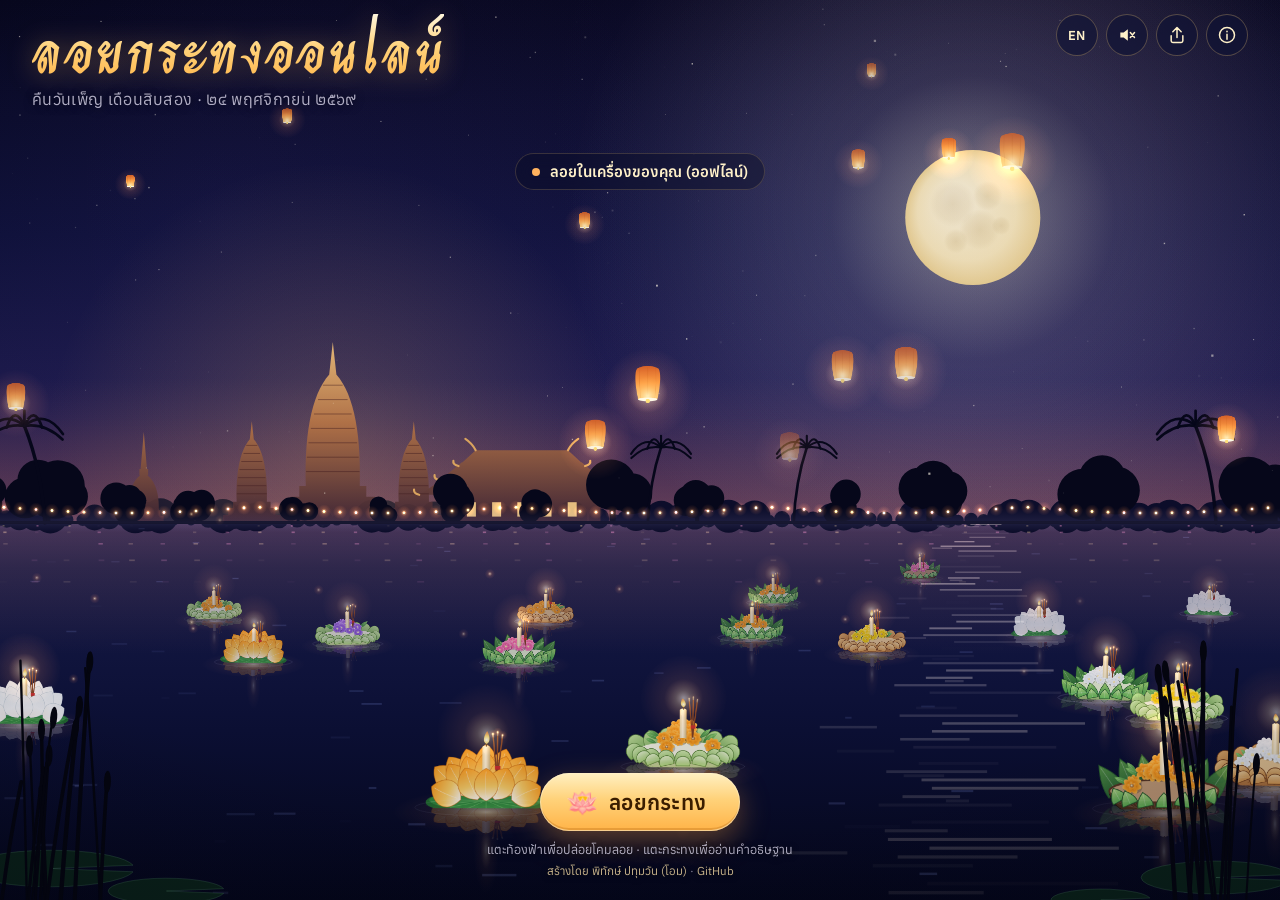
<file: index.html>
<!doctype html>
<html lang="th">
<head>
  <meta charset="utf-8">
  <meta name="viewport" content="width=device-width, initial-scale=1, viewport-fit=cover">
  <title>ลอยกระทงออนไลน์ 2569 | Loy Krathong Online 2026</title>
  <meta name="description" content="ลอยกระทงออนไลน์ 2569 ฟรี ไม่ต้องสมัคร ประดิษฐ์กระทง 5 แบบ เขียนคำอธิษฐาน แล้วลอยบนสายน้ำเดียวกับทุกคนทั่วโลก ปล่อยโคมลอย ชมพลุ ไม่สร้างขยะในแม่น้ำ · Free Loy Krathong online 2026.">
  <meta name="keywords" content="ลอยกระทงออนไลน์, ลอยกระทง 2569, ลอยกระทงออนไลน์ 2569, วันลอยกระทง, กระทงออนไลน์, ลอยโคมออนไลน์, Loy Krathong online, Loy Krathong 2026, virtual krathong">
  <meta name="author" content="พิทักษ์ ปทุมวัน (Pitak Patumwan)">
  <meta name="creator" content="Pitak Patumwan (Ohm)">
  <meta name="robots" content="index, follow, max-image-preview:large, max-snippet:-1">
  <meta name="theme-color" content="#0b0e2a">
  <meta name="color-scheme" content="dark">
  <link rel="canonical" href="https://loykrathong2569.vercel.app/">
  <link rel="author" href="/humans.txt" type="text/plain">
  <link rel="me" href="https://github.com/AnMayVaa">
  <meta property="og:type" content="website">
  <meta property="og:locale" content="th_TH">
  <meta property="og:locale:alternate" content="en_US">
  <meta property="og:site_name" content="ลอยกระทงออนไลน์ 2569">
  <meta property="og:title" content="ลอยกระทงออนไลน์ 2569 🪷 มาลอยกระทงด้วยกัน">
  <meta property="og:description" content="ประดิษฐ์กระทง อธิษฐาน แล้วลอยบนสายน้ำเดียวกับทุกคนทั่วโลก ฟรี ไม่ต้องสมัคร ไม่สร้างขยะในแม่น้ำ">
  <meta property="og:url" content="https://loykrathong2569.vercel.app/">
  <meta property="og:image" content="https://loykrathong2569.vercel.app/og.jpg">
  <meta property="og:image:type" content="image/jpeg">
  <meta property="og:image:width" content="1200">
  <meta property="og:image:height" content="630">
  <meta property="og:image:alt" content="กระทงลอยบนสายน้ำใต้พระจันทร์เต็มดวง พร้อมโคมลอยและวัดยามค่ำคืน">
  <meta name="twitter:card" content="summary_large_image">
  <meta name="twitter:title" content="ลอยกระทงออนไลน์ 2569 🪷 Loy Krathong Online 2026">
  <meta name="twitter:description" content="ประดิษฐ์กระทง อธิษฐาน แล้วลอยบนสายน้ำเดียวกับทุกคนทั่วโลก ฟรี ไม่ต้องสมัคร">
  <meta name="twitter:image" content="https://loykrathong2569.vercel.app/og.jpg">
  <meta name="twitter:image:alt" content="กระทงลอยบนสายน้ำใต้พระจันทร์เต็มดวง">
  <script type="application/ld+json">
  {
    "@context": "https://schema.org",
    "@graph": [
      {
        "@type": "WebSite",
        "@id": "https://loykrathong2569.vercel.app/#website",
        "url": "https://loykrathong2569.vercel.app/",
        "name": "ลอยกระทงออนไลน์ 2569",
        "alternateName": ["Loy Krathong Online 2026", "ลอยกระทงออนไลน์"],
        "description": "เว็บลอยกระทงออนไลน์ฟรี ประดิษฐ์กระทง อธิษฐาน แล้วลอยบนสายน้ำเดียวกับทุกคนทั่วโลก",
        "inLanguage": ["th", "en"],
        "author": { "@id": "https://loykrathong2569.vercel.app/#author" },
        "creator": { "@id": "https://loykrathong2569.vercel.app/#author" },
        "publisher": { "@id": "https://loykrathong2569.vercel.app/#author" },
        "copyrightHolder": { "@id": "https://loykrathong2569.vercel.app/#author" },
        "copyrightYear": 2026
      },
      {
        "@type": "WebApplication",
        "@id": "https://loykrathong2569.vercel.app/#app",
        "name": "ลอยกระทงออนไลน์ 2569 (Loy Krathong Online 2026)",
        "url": "https://loykrathong2569.vercel.app/",
        "description": "ลอยกระทงออนไลน์ฟรี ไม่ต้องสมัคร เลือกกระทง 5 แบบ (ใบตอง ขนมปัง ดอกบัว หยวกกล้วย กะลา) ดอกไม้ 6 สี เขียนคำอธิษฐาน แล้วลอยบนสายน้ำร่วมกับทุกคน แตะท้องฟ้าเพื่อปล่อยโคมลอย แตะกระทงเพื่ออ่านคำอธิษฐานของคนอื่น",
        "image": "https://loykrathong2569.vercel.app/og.jpg",
        "applicationCategory": "EntertainmentApplication",
        "operatingSystem": "Any (web browser)",
        "browserRequirements": "Requires JavaScript and HTML5 Canvas",
        "inLanguage": ["th", "en"],
        "isAccessibleForFree": true,
        "offers": { "@type": "Offer", "price": "0", "priceCurrency": "THB" },
        "datePublished": "2026-11-24",
        "dateModified": "2026-11-25",
        "about": {
          "@type": "Thing",
          "name": "ลอยกระทง (Loy Krathong)",
          "sameAs": ["https://th.wikipedia.org/wiki/ลอยกระทง", "https://en.wikipedia.org/wiki/Loy_Krathong"]
        },
        "author": { "@id": "https://loykrathong2569.vercel.app/#author" },
        "isPartOf": { "@id": "https://loykrathong2569.vercel.app/#website" }
      },
      {
        "@type": "SoftwareSourceCode",
        "@id": "https://loykrathong2569.vercel.app/#code",
        "name": "loykrathong",
        "codeRepository": "https://github.com/AnMayVaa/loykrathong",
        "programmingLanguage": ["JavaScript", "HTML", "CSS"],
        "runtimePlatform": "Web browser",
        "author": { "@id": "https://loykrathong2569.vercel.app/#author" },
        "targetProduct": { "@id": "https://loykrathong2569.vercel.app/#app" }
      },
      {
        "@type": "Person",
        "@id": "https://loykrathong2569.vercel.app/#author",
        "name": "Pitak Patumwan",
        "alternateName": ["พิทักษ์ ปทุมวัน", "Ohm Patumwan", "โอม ปทุมวัน", "AnMayVaa"],
        "url": "https://ohmpatumwan.com",
        "email": "mailto:pitakpatumwan14@gmail.com",
        "jobTitle": "Computer Engineering student",
        "affiliation": {
          "@type": "CollegeOrUniversity",
          "name": "King Mongkut's University of Technology North Bangkok (KMUTNB)",
          "alternateName": "มหาวิทยาลัยเทคโนโลยีพระจอมเกล้าพระนครเหนือ"
        },
        "sameAs": [
          "https://ohmpatumwan.com",
          "https://github.com/AnMayVaa",
          "https://www.linkedin.com/in/ohmpatumwan",
          "https://www.facebook.com/Ohm.Patumwan"
        ]
      }
    ]
  }
  </script>
  <link rel="icon" href="/favicon.svg" type="image/svg+xml">
  <link rel="apple-touch-icon" href="/apple-touch-icon.png">
  <link rel="manifest" href="/manifest.webmanifest">
  <link rel="preload" href="/fonts/anuphan-thai-wght-normal.woff2" as="font" type="font/woff2" crossorigin>
  <link rel="preload" href="/fonts/charm-thai-700-normal.woff2" as="font" type="font/woff2" crossorigin>
  <link rel="stylesheet" href="/css/style.css">
  <script type="module" src="/js/main.js"></script>
</head>
<body>
  <canvas id="scene" aria-hidden="true"></canvas>
  <div class="vignette" aria-hidden="true"></div>

  <header class="top">
    <div class="brand">
      <h1 id="title"><span data-i18n="titleA">ลอยกระทง</span><span data-i18n="titleB">ออนไลน์</span></h1>
      <p class="sub"><span class="sub-long" data-i18n="subtitle">คืนวันเพ็ญ เดือนสิบสอง · ๒๔ พฤศจิกายน ๒๕๖๙</span><span class="sub-short" data-i18n="subtitleShort">คืนวันเพ็ญ เดือน ๑๒ · ๒๔ พ.ย. ๒๕๖๙</span></p>
    </div>
    <nav class="actions" aria-label="เมนู">
      <button type="button" class="icon-btn" id="btnLang" aria-label="Switch to English"><span id="langLabel">EN</span></button>
      <button type="button" class="icon-btn" id="btnSound" aria-label="เปิดเสียง" aria-pressed="false">
        <svg viewBox="0 0 24 24" aria-hidden="true"><path class="spk" d="M4 9v6h4l5 4V5L8 9H4z"/><path class="wave on" d="M16 8.5a5 5 0 0 1 0 7M18.5 6a8.5 8.5 0 0 1 0 12"/><path class="wave off" d="M16 9l5 6M21 9l-5 6"/></svg>
      </button>
      <button type="button" class="icon-btn" id="btnShare" aria-label="ชวนเพื่อน">
        <svg viewBox="0 0 24 24" aria-hidden="true"><path d="M12 3v12M7 8l5-5 5 5M5 13v6a2 2 0 0 0 2 2h10a2 2 0 0 0 2-2v-6"/></svg>
      </button>
      <button type="button" class="icon-btn" id="btnAbout" aria-label="เกี่ยวกับลอยกระทง">
        <svg viewBox="0 0 24 24" aria-hidden="true"><circle cx="12" cy="12" r="9"/><path d="M12 11v6M12 7.5v.5"/></svg>
      </button>
    </nav>
  </header>

  <div class="counter" aria-live="polite">
    <span class="live-dot" id="liveDot" aria-hidden="true"></span>
    <span id="count" class="count-text">&nbsp;</span>
    <span id="liveNote" class="count-note" data-i18n="liveNote">สายน้ำเดียวกันกับทุกคนทั่วโลก</span>
  </div>

  <div class="cta-wrap">
    <button type="button" id="openBuilder" class="cta">
      <span class="cta-lotus" aria-hidden="true">🪷</span>
      <span data-i18n="floatBtn">ลอยกระทง</span>
    </button>
    <p class="hint" data-i18n="hint">แตะท้องฟ้าเพื่อปล่อยโคมลอย · แตะกระทงเพื่ออ่านคำอธิษฐาน</p>
    <p class="credit"><a href="/about#credit" data-i18n="creditLine">สร้างโดย พิทักษ์ ปทุมวัน (โอม)</a><span aria-hidden="true"> · </span><a href="https://github.com/AnMayVaa/loykrathong" target="_blank" rel="noopener">GitHub</a></p>
  </div>

  <!-- Krathong builder -->
  <div class="overlay" id="builderOverlay" hidden></div>
  <section class="panel builder" id="builder" role="dialog" aria-modal="true" aria-labelledby="builderTitle" hidden>
    <div class="panel-head">
      <h2 id="builderTitle" data-i18n="builderTitle">ประดิษฐ์กระทงของคุณ</h2>
      <button type="button" class="close-btn" data-close="builder" aria-label="ปิด">×</button>
    </div>
    <div class="preview-wrap">
      <canvas id="preview" aria-hidden="true"></canvas>
    </div>
    <form id="builderForm" novalidate autocomplete="off">
      <fieldset class="field">
        <legend data-i18n="stepStyle">เลือกแบบกระทง</legend>
        <div class="styles" id="styles" role="radiogroup"></div>
      </fieldset>
      <fieldset class="field">
        <legend data-i18n="stepFlower">สีดอกไม้</legend>
        <div class="colors" id="colors" role="radiogroup"></div>
      </fieldset>
      <div class="field">
        <label for="inName" data-i18n="nameLabel">ชื่อของคุณ</label>
        <input id="inName" name="name" type="text" maxlength="24" enterkeyhint="next" data-i18n-ph="namePh" placeholder="เช่น โอม">
      </div>
      <div class="field">
        <label for="inWish" data-i18n="wishLabel">คำอธิษฐาน</label>
        <textarea id="inWish" name="wish" rows="3" maxlength="140" data-i18n-ph="wishPh" placeholder="ขอให้..."></textarea>
        <div class="wish-meta"><span id="wishCount">0/140</span></div>
      </div>
      <label class="switch">
        <input type="checkbox" id="inShare" checked>
        <span class="track" aria-hidden="true"><span class="thumb"></span></span>
        <span class="switch-text">
          <span data-i18n="shareToggle">แสดงคำอธิษฐานบนสายน้ำให้ทุกคนเห็น</span>
          <small id="shareNote" data-i18n="shareOnNote">ทุกคนที่แตะกระทงของคุณจะอ่านคำอธิษฐานได้</small>
        </span>
      </label>
      <button type="submit" class="submit" id="btnFloat"><span data-i18n="submit">ลอยเลย</span> <span aria-hidden="true">🪷</span></button>
    </form>
  </section>

  <!-- Krathong card (tap to read) -->
  <section class="card" id="card" role="dialog" aria-labelledby="cardName" hidden>
    <button type="button" class="close-btn small" data-close="card" aria-label="ปิด">×</button>
    <p class="card-kicker" id="cardKicker"></p>
    <h3 id="cardName"></h3>
    <p class="card-wish" id="cardWish"></p>
    <p class="card-meta" id="cardMeta"></p>
  </section>

  <!-- About -->
  <div class="overlay" id="aboutOverlay" hidden></div>
  <section class="panel about" id="about" role="dialog" aria-modal="true" aria-labelledby="aboutTitle" hidden>
    <div class="panel-head">
      <h2 id="aboutTitle" data-i18n="aboutTitle">เกี่ยวกับลอยกระทง</h2>
      <button type="button" class="close-btn" data-close="about" aria-label="ปิด">×</button>
    </div>
    <div class="about-body">
      <p data-i18n="about1">ลอยกระทงจัดขึ้นในคืนวันเพ็ญ ขึ้น ๑๕ ค่ำ เดือน ๑๒ ซึ่งปีนี้ตรงกับวันอังคารที่ ๒๔ พฤศจิกายน ๒๕๖๙ คนไทยลอยกระทงเพื่อขอบคุณและขอขมาพระแม่คงคาที่ให้น้ำหล่อเลี้ยงชีวิตมาตลอดปี และฝากความทุกข์ให้ไหลไปกับสายน้ำ</p>
      <p data-i18n="about2">ที่นี่คุณประดิษฐ์กระทง ตั้งจิตอธิษฐาน แล้วลอยบนสายน้ำเดียวกับทุกคนที่เข้ามาในคืนนี้ ไม่ว่าจะอยู่มุมไหนของโลก โดยไม่ทิ้งขยะสักชิ้นลงแม่น้ำ</p>
      <ul class="tips">
        <li data-i18n="tip1">แตะกระทงบนสายน้ำเพื่ออ่านชื่อและคำอธิษฐาน</li>
        <li data-i18n="tip2">แตะท้องฟ้าเพื่อปล่อยโคมลอยของคุณเอง</li>
        <li data-i18n="tip3">เปิดเสียงเพื่อฟังเสียงน้ำและระนาดเบา ๆ</li>
      </ul>
      <p class="fine" data-i18n="about3">คำอธิษฐานที่เลือกแสดงจะถูกเก็บไว้ให้ทุกคนอ่านได้ ถ้าปิดสวิตช์ คำอธิษฐานจะไม่ถูกส่งออกจากเครื่องของคุณ · ไม่มีการเก็บข้อมูลส่วนตัวอื่น</p>
      <div class="credit-block" id="credit">
        <h3 data-i18n="creditTitle">ผู้สร้าง</h3>
        <p class="credit-name"><strong data-i18n="creditName">พิทักษ์ ปทุมวัน (โอม)</strong><br><span data-i18n="creditRole">นักศึกษาวิศวกรรมคอมพิวเตอร์ มหาวิทยาลัยเทคโนโลยีพระจอมเกล้าพระนครเหนือ (KMUTNB)</span></p>
        <ul class="credit-links">
          <li><a href="https://ohmpatumwan.com" target="_blank" rel="author noopener">ohmpatumwan.com</a></li>
          <li><a href="https://github.com/AnMayVaa" target="_blank" rel="me noopener">GitHub @AnMayVaa</a></li>
          <li><a href="https://github.com/AnMayVaa/loykrathong" target="_blank" rel="noopener" data-i18n="sourceCode">ซอร์สโค้ดของเว็บนี้</a></li>
          <li><a href="https://www.linkedin.com/in/ohmpatumwan" target="_blank" rel="me noopener">LinkedIn</a></li>
          <li><a href="https://www.facebook.com/Ohm.Patumwan" target="_blank" rel="me noopener">Facebook</a></li>
          <li><a href="mailto:pitakpatumwan14@gmail.com">pitakpatumwan14@gmail.com</a></li>
        </ul>
        <a class="more-link" href="/about" data-i18n="readMore">อ่านเพิ่มเติม: วิธีลอยกระทงออนไลน์และคำถามที่พบบ่อย →</a>
      </div>
    </div>
  </section>

  <div class="toast" id="toast" role="status" aria-live="polite" hidden></div>

  <noscript>
    <div class="noscript">
      <p>เว็บนี้ต้องเปิด JavaScript เพื่อลอยกระทงนะ · Please enable JavaScript to float a krathong.</p>
      <p><a href="/about">อ่านเกี่ยวกับลอยกระทงออนไลน์ 2569</a> · สร้างโดย พิทักษ์ ปทุมวัน (โอม)</p>
    </div>
  </noscript>
</body>
</html>
</file>
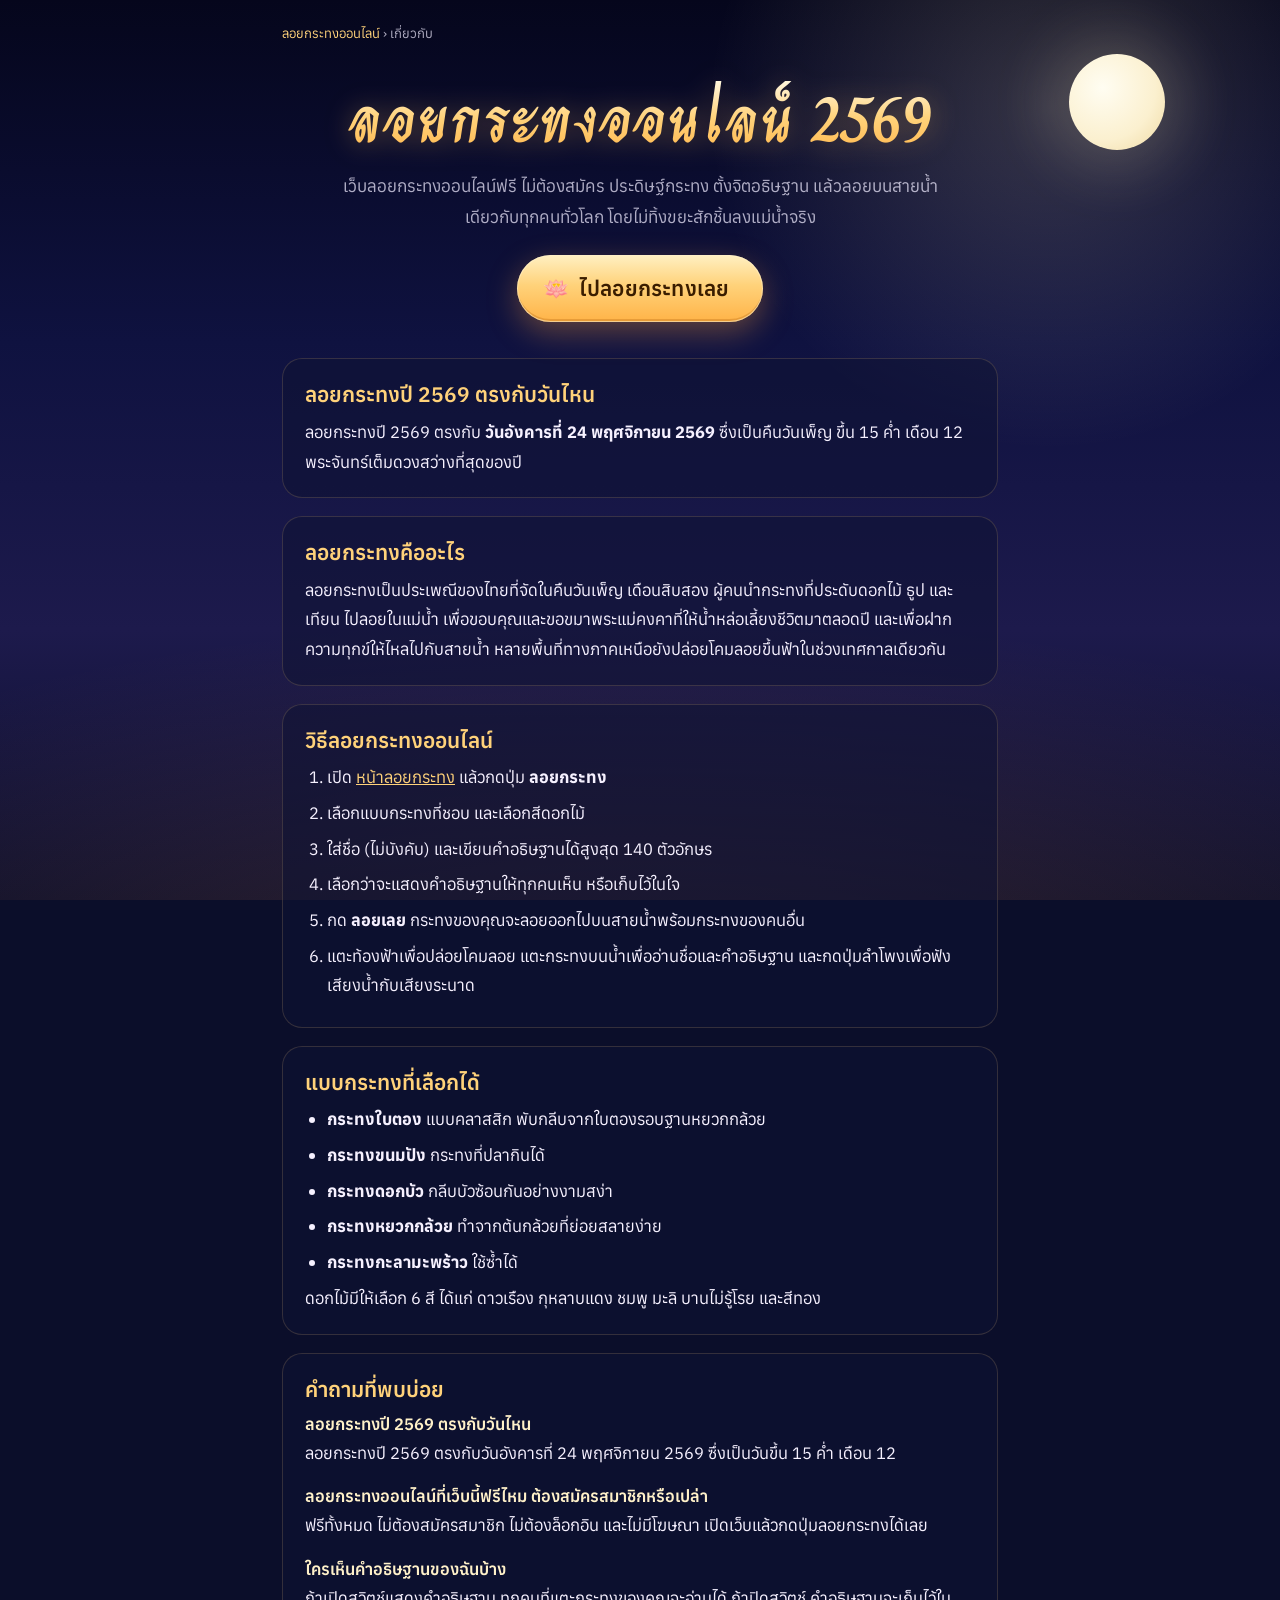
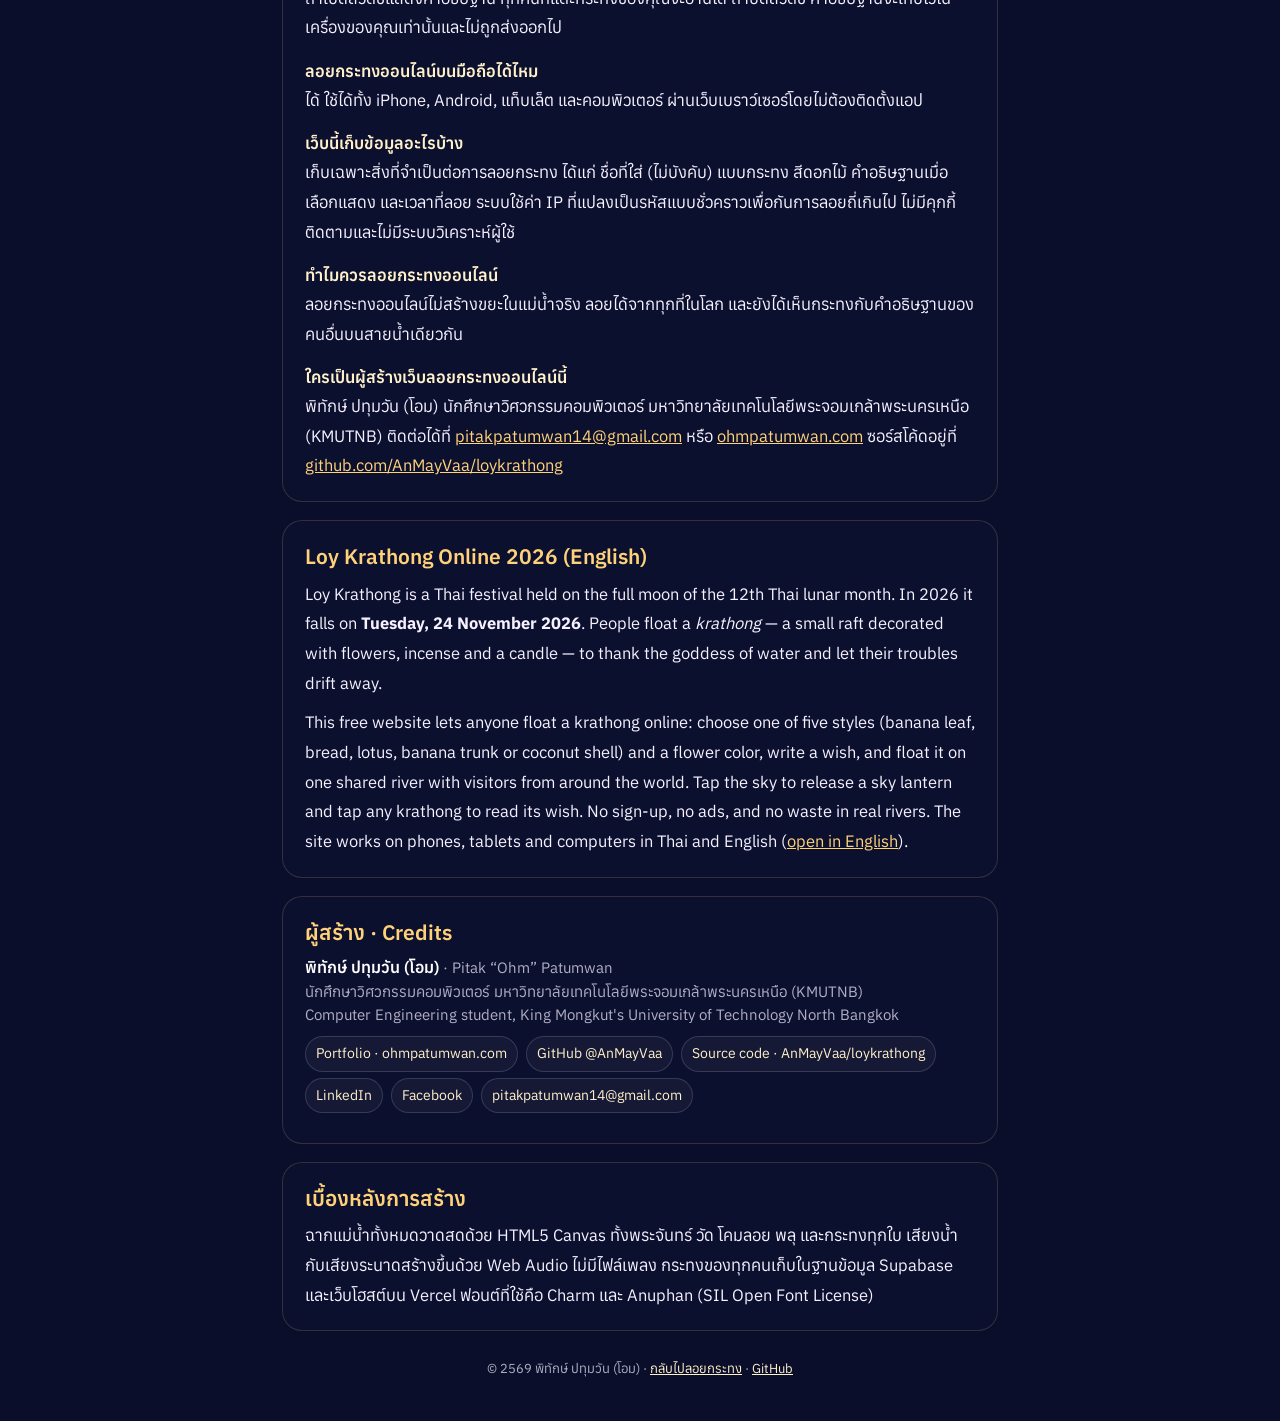
<file: about.html>
<!doctype html>
<html lang="th" class="page-html">
<head>
  <meta charset="utf-8">
  <meta name="viewport" content="width=device-width, initial-scale=1, viewport-fit=cover">
  <title>วิธีลอยกระทงออนไลน์ 2569 · คำถามที่พบบ่อย · ผู้สร้าง | ลอยกระทงออนไลน์</title>
  <meta name="description" content="วิธีลอยกระทงออนไลน์ 2569 ทีละขั้น แบบกระทงที่เลือกได้ คำถามที่พบบ่อย และข้อมูลผู้สร้างเว็บ ลอยกระทงออนไลน์ฟรี ไม่ต้องสมัคร ลอยบนสายน้ำเดียวกับทุกคนทั่วโลก">
  <meta name="author" content="พิทักษ์ ปทุมวัน (Pitak Patumwan)">
  <meta name="robots" content="index, follow, max-image-preview:large, max-snippet:-1">
  <meta name="theme-color" content="#0b0e2a">
  <meta name="color-scheme" content="dark">
  <link rel="canonical" href="https://loykrathong2569.vercel.app/about">
  <link rel="author" href="/humans.txt" type="text/plain">
  <link rel="me" href="https://github.com/AnMayVaa">
  <meta property="og:type" content="article">
  <meta property="og:locale" content="th_TH">
  <meta property="og:site_name" content="ลอยกระทงออนไลน์ 2569">
  <meta property="og:title" content="วิธีลอยกระทงออนไลน์ 2569 และคำถามที่พบบ่อย">
  <meta property="og:description" content="ลอยกระทงออนไลน์ฟรี ไม่ต้องสมัคร ประดิษฐ์กระทง อธิษฐาน แล้วลอยบนสายน้ำเดียวกับทุกคนทั่วโลก">
  <meta property="og:url" content="https://loykrathong2569.vercel.app/about">
  <meta property="og:image" content="https://loykrathong2569.vercel.app/og.jpg">
  <meta property="og:image:width" content="1200">
  <meta property="og:image:height" content="630">
  <meta name="twitter:card" content="summary_large_image">
  <meta name="twitter:image" content="https://loykrathong2569.vercel.app/og.jpg">
  <link rel="icon" href="/favicon.svg" type="image/svg+xml">
  <link rel="apple-touch-icon" href="/apple-touch-icon.png">
  <link rel="preload" href="/fonts/anuphan-thai-wght-normal.woff2" as="font" type="font/woff2" crossorigin>
  <link rel="stylesheet" href="/css/style.css">
  <script type="application/ld+json">
  {
    "@context": "https://schema.org",
    "@graph": [
      {
        "@type": "AboutPage",
        "@id": "https://loykrathong2569.vercel.app/about#page",
        "url": "https://loykrathong2569.vercel.app/about",
        "name": "วิธีลอยกระทงออนไลน์ 2569 · คำถามที่พบบ่อย · ผู้สร้าง",
        "inLanguage": "th",
        "isPartOf": { "@id": "https://loykrathong2569.vercel.app/#website" },
        "about": { "@id": "https://loykrathong2569.vercel.app/#app" },
        "author": { "@id": "https://loykrathong2569.vercel.app/#author" },
        "datePublished": "2026-11-25",
        "dateModified": "2026-11-25",
        "breadcrumb": { "@id": "https://loykrathong2569.vercel.app/about#breadcrumb" }
      },
      {
        "@type": "BreadcrumbList",
        "@id": "https://loykrathong2569.vercel.app/about#breadcrumb",
        "itemListElement": [
          { "@type": "ListItem", "position": 1, "name": "ลอยกระทงออนไลน์", "item": "https://loykrathong2569.vercel.app/" },
          { "@type": "ListItem", "position": 2, "name": "เกี่ยวกับ", "item": "https://loykrathong2569.vercel.app/about" }
        ]
      },
      {
        "@type": "WebSite",
        "@id": "https://loykrathong2569.vercel.app/#website",
        "url": "https://loykrathong2569.vercel.app/",
        "name": "ลอยกระทงออนไลน์ 2569",
        "alternateName": ["Loy Krathong Online 2026", "ลอยกระทงออนไลน์"]
      },
      {
        "@type": "WebApplication",
        "@id": "https://loykrathong2569.vercel.app/#app",
        "name": "ลอยกระทงออนไลน์ 2569 (Loy Krathong Online 2026)",
        "url": "https://loykrathong2569.vercel.app/",
        "applicationCategory": "EntertainmentApplication",
        "operatingSystem": "Any (web browser)",
        "isAccessibleForFree": true,
        "offers": { "@type": "Offer", "price": "0", "priceCurrency": "THB" },
        "author": { "@id": "https://loykrathong2569.vercel.app/#author" }
      },
      {
        "@type": "Person",
        "@id": "https://loykrathong2569.vercel.app/#author",
        "name": "Pitak Patumwan",
        "alternateName": ["พิทักษ์ ปทุมวัน", "Ohm Patumwan", "โอม ปทุมวัน", "AnMayVaa"],
        "url": "https://ohmpatumwan.com",
        "email": "mailto:pitakpatumwan14@gmail.com",
        "jobTitle": "Computer Engineering student",
        "affiliation": {
          "@type": "CollegeOrUniversity",
          "name": "King Mongkut's University of Technology North Bangkok (KMUTNB)",
          "alternateName": "มหาวิทยาลัยเทคโนโลยีพระจอมเกล้าพระนครเหนือ"
        },
        "sameAs": [
          "https://ohmpatumwan.com",
          "https://github.com/AnMayVaa",
          "https://www.linkedin.com/in/ohmpatumwan",
          "https://www.facebook.com/Ohm.Patumwan"
        ]
      },
      {
        "@type": "FAQPage",
        "@id": "https://loykrathong2569.vercel.app/about#faq",
        "inLanguage": "th",
        "mainEntity": [
          {
            "@type": "Question",
            "name": "ลอยกระทงปี 2569 ตรงกับวันไหน",
            "acceptedAnswer": { "@type": "Answer", "text": "ลอยกระทงปี 2569 ตรงกับวันอังคารที่ 24 พฤศจิกายน 2569 ซึ่งเป็นวันขึ้น 15 ค่ำ เดือน 12" }
          },
          {
            "@type": "Question",
            "name": "ลอยกระทงออนไลน์ที่เว็บนี้ฟรีไหม ต้องสมัครสมาชิกหรือเปล่า",
            "acceptedAnswer": { "@type": "Answer", "text": "ฟรีทั้งหมด ไม่ต้องสมัครสมาชิก ไม่ต้องล็อกอิน และไม่มีโฆษณา เปิดเว็บแล้วกดปุ่มลอยกระทงได้เลย" }
          },
          {
            "@type": "Question",
            "name": "ใครเห็นคำอธิษฐานของฉันบ้าง",
            "acceptedAnswer": { "@type": "Answer", "text": "ถ้าเปิดสวิตช์แสดงคำอธิษฐาน ทุกคนที่แตะกระทงของคุณจะอ่านได้ ถ้าปิดสวิตช์ คำอธิษฐานจะเก็บไว้ในเครื่องของคุณเท่านั้นและไม่ถูกส่งออกไป" }
          },
          {
            "@type": "Question",
            "name": "ลอยกระทงออนไลน์บนมือถือได้ไหม",
            "acceptedAnswer": { "@type": "Answer", "text": "ได้ ใช้ได้ทั้ง iPhone, Android, แท็บเล็ต และคอมพิวเตอร์ ผ่านเว็บเบราว์เซอร์โดยไม่ต้องติดตั้งแอป" }
          },
          {
            "@type": "Question",
            "name": "เว็บนี้เก็บข้อมูลอะไรบ้าง",
            "acceptedAnswer": { "@type": "Answer", "text": "เก็บเฉพาะสิ่งที่จำเป็นต่อการลอยกระทง ได้แก่ ชื่อที่ใส่ (ไม่บังคับ) แบบกระทง สีดอกไม้ คำอธิษฐานเมื่อเลือกแสดง และเวลาที่ลอย ระบบใช้ค่า IP ที่แปลงเป็นรหัสแบบชั่วคราวเพื่อกันการลอยถี่เกินไป ไม่มีคุกกี้ติดตามและไม่มีระบบวิเคราะห์ผู้ใช้" }
          },
          {
            "@type": "Question",
            "name": "ทำไมควรลอยกระทงออนไลน์",
            "acceptedAnswer": { "@type": "Answer", "text": "ลอยกระทงออนไลน์ไม่สร้างขยะในแม่น้ำจริง ลอยได้จากทุกที่ในโลก และยังได้เห็นกระทงกับคำอธิษฐานของคนอื่นบนสายน้ำเดียวกัน" }
          },
          {
            "@type": "Question",
            "name": "ใครเป็นผู้สร้างเว็บลอยกระทงออนไลน์นี้",
            "acceptedAnswer": { "@type": "Answer", "text": "พิทักษ์ ปทุมวัน (โอม) นักศึกษาวิศวกรรมคอมพิวเตอร์ มหาวิทยาลัยเทคโนโลยีพระจอมเกล้าพระนครเหนือ (KMUTNB) ติดต่อได้ที่ pitakpatumwan14@gmail.com หรือ https://ohmpatumwan.com ซอร์สโค้ดอยู่ที่ https://github.com/AnMayVaa/loykrathong" }
          }
        ]
      }
    ]
  }
  </script>
</head>
<body class="page">
  <div class="page-sky" aria-hidden="true"><span class="page-moon"></span></div>
  <main class="page-main">
    <nav class="crumbs" aria-label="breadcrumb"><a href="/">ลอยกระทงออนไลน์</a> <span aria-hidden="true">›</span> <span>เกี่ยวกับ</span></nav>

    <header class="page-hero">
      <h1>ลอยกระทงออนไลน์ 2569</h1>
      <p class="lead">เว็บลอยกระทงออนไลน์ฟรี ไม่ต้องสมัคร ประดิษฐ์กระทง ตั้งจิตอธิษฐาน แล้วลอยบนสายน้ำเดียวกับทุกคนทั่วโลก โดยไม่ทิ้งขยะสักชิ้นลงแม่น้ำจริง</p>
      <a class="cta" href="/"><span aria-hidden="true">🪷</span> ไปลอยกระทงเลย</a>
    </header>

    <section>
      <h2>ลอยกระทงปี 2569 ตรงกับวันไหน</h2>
      <p>ลอยกระทงปี 2569 ตรงกับ <strong>วันอังคารที่ 24 พฤศจิกายน 2569</strong> ซึ่งเป็นคืนวันเพ็ญ ขึ้น 15 ค่ำ เดือน 12 พระจันทร์เต็มดวงสว่างที่สุดของปี</p>
    </section>

    <section>
      <h2>ลอยกระทงคืออะไร</h2>
      <p>ลอยกระทงเป็นประเพณีของไทยที่จัดในคืนวันเพ็ญ เดือนสิบสอง ผู้คนนำกระทงที่ประดับดอกไม้ ธูป และเทียน ไปลอยในแม่น้ำ เพื่อขอบคุณและขอขมาพระแม่คงคาที่ให้น้ำหล่อเลี้ยงชีวิตมาตลอดปี และเพื่อฝากความทุกข์ให้ไหลไปกับสายน้ำ หลายพื้นที่ทางภาคเหนือยังปล่อยโคมลอยขึ้นฟ้าในช่วงเทศกาลเดียวกัน</p>
    </section>

    <section>
      <h2>วิธีลอยกระทงออนไลน์</h2>
      <ol class="steps">
        <li>เปิด <a href="/">หน้าลอยกระทง</a> แล้วกดปุ่ม <strong>ลอยกระทง</strong></li>
        <li>เลือกแบบกระทงที่ชอบ และเลือกสีดอกไม้</li>
        <li>ใส่ชื่อ (ไม่บังคับ) และเขียนคำอธิษฐานได้สูงสุด 140 ตัวอักษร</li>
        <li>เลือกว่าจะแสดงคำอธิษฐานให้ทุกคนเห็น หรือเก็บไว้ในใจ</li>
        <li>กด <strong>ลอยเลย</strong> กระทงของคุณจะลอยออกไปบนสายน้ำพร้อมกระทงของคนอื่น</li>
        <li>แตะท้องฟ้าเพื่อปล่อยโคมลอย แตะกระทงบนน้ำเพื่ออ่านชื่อและคำอธิษฐาน และกดปุ่มลำโพงเพื่อฟังเสียงน้ำกับเสียงระนาด</li>
      </ol>
    </section>

    <section>
      <h2>แบบกระทงที่เลือกได้</h2>
      <ul class="kinds">
        <li><strong>กระทงใบตอง</strong> แบบคลาสสิก พับกลีบจากใบตองรอบฐานหยวกกล้วย</li>
        <li><strong>กระทงขนมปัง</strong> กระทงที่ปลากินได้</li>
        <li><strong>กระทงดอกบัว</strong> กลีบบัวซ้อนกันอย่างงามสง่า</li>
        <li><strong>กระทงหยวกกล้วย</strong> ทำจากต้นกล้วยที่ย่อยสลายง่าย</li>
        <li><strong>กระทงกะลามะพร้าว</strong> ใช้ซ้ำได้</li>
      </ul>
      <p>ดอกไม้มีให้เลือก 6 สี ได้แก่ ดาวเรือง กุหลาบแดง ชมพู มะลิ บานไม่รู้โรย และสีทอง</p>
    </section>

    <section id="faq">
      <h2>คำถามที่พบบ่อย</h2>
      <div class="faq">
        <h3>ลอยกระทงปี 2569 ตรงกับวันไหน</h3>
        <p>ลอยกระทงปี 2569 ตรงกับวันอังคารที่ 24 พฤศจิกายน 2569 ซึ่งเป็นวันขึ้น 15 ค่ำ เดือน 12</p>
        <h3>ลอยกระทงออนไลน์ที่เว็บนี้ฟรีไหม ต้องสมัครสมาชิกหรือเปล่า</h3>
        <p>ฟรีทั้งหมด ไม่ต้องสมัครสมาชิก ไม่ต้องล็อกอิน และไม่มีโฆษณา เปิดเว็บแล้วกดปุ่มลอยกระทงได้เลย</p>
        <h3>ใครเห็นคำอธิษฐานของฉันบ้าง</h3>
        <p>ถ้าเปิดสวิตช์แสดงคำอธิษฐาน ทุกคนที่แตะกระทงของคุณจะอ่านได้ ถ้าปิดสวิตช์ คำอธิษฐานจะเก็บไว้ในเครื่องของคุณเท่านั้นและไม่ถูกส่งออกไป</p>
        <h3>ลอยกระทงออนไลน์บนมือถือได้ไหม</h3>
        <p>ได้ ใช้ได้ทั้ง iPhone, Android, แท็บเล็ต และคอมพิวเตอร์ ผ่านเว็บเบราว์เซอร์โดยไม่ต้องติดตั้งแอป</p>
        <h3>เว็บนี้เก็บข้อมูลอะไรบ้าง</h3>
        <p>เก็บเฉพาะสิ่งที่จำเป็นต่อการลอยกระทง ได้แก่ ชื่อที่ใส่ (ไม่บังคับ) แบบกระทง สีดอกไม้ คำอธิษฐานเมื่อเลือกแสดง และเวลาที่ลอย ระบบใช้ค่า IP ที่แปลงเป็นรหัสแบบชั่วคราวเพื่อกันการลอยถี่เกินไป ไม่มีคุกกี้ติดตามและไม่มีระบบวิเคราะห์ผู้ใช้</p>
        <h3>ทำไมควรลอยกระทงออนไลน์</h3>
        <p>ลอยกระทงออนไลน์ไม่สร้างขยะในแม่น้ำจริง ลอยได้จากทุกที่ในโลก และยังได้เห็นกระทงกับคำอธิษฐานของคนอื่นบนสายน้ำเดียวกัน</p>
        <h3>ใครเป็นผู้สร้างเว็บลอยกระทงออนไลน์นี้</h3>
        <p>พิทักษ์ ปทุมวัน (โอม) นักศึกษาวิศวกรรมคอมพิวเตอร์ มหาวิทยาลัยเทคโนโลยีพระจอมเกล้าพระนครเหนือ (KMUTNB) ติดต่อได้ที่ <a href="mailto:pitakpatumwan14@gmail.com">pitakpatumwan14@gmail.com</a> หรือ <a href="https://ohmpatumwan.com" rel="author noopener" target="_blank">ohmpatumwan.com</a> ซอร์สโค้ดอยู่ที่ <a href="https://github.com/AnMayVaa/loykrathong" rel="noopener" target="_blank">github.com/AnMayVaa/loykrathong</a></p>
      </div>
    </section>

    <section lang="en">
      <h2>Loy Krathong Online 2026 (English)</h2>
      <p>Loy Krathong is a Thai festival held on the full moon of the 12th Thai lunar month. In 2026 it falls on <strong>Tuesday, 24 November 2026</strong>. People float a <em>krathong</em> — a small raft decorated with flowers, incense and a candle — to thank the goddess of water and let their troubles drift away.</p>
      <p>This free website lets anyone float a krathong online: choose one of five styles (banana leaf, bread, lotus, banana trunk or coconut shell) and a flower color, write a wish, and float it on one shared river with visitors from around the world. Tap the sky to release a sky lantern and tap any krathong to read its wish. No sign-up, no ads, and no waste in real rivers. The site works on phones, tablets and computers in Thai and English (<a href="/?lang=en">open in English</a>).</p>
    </section>

    <section id="credit" class="credit-block page-credit">
      <h2>ผู้สร้าง · Credits</h2>
      <p class="credit-name"><strong>พิทักษ์ ปทุมวัน (โอม)</strong> · Pitak “Ohm” Patumwan<br>นักศึกษาวิศวกรรมคอมพิวเตอร์ มหาวิทยาลัยเทคโนโลยีพระจอมเกล้าพระนครเหนือ (KMUTNB)<br>Computer Engineering student, King Mongkut's University of Technology North Bangkok</p>
      <ul class="credit-links">
        <li><a href="https://ohmpatumwan.com" target="_blank" rel="author noopener">Portfolio · ohmpatumwan.com</a></li>
        <li><a href="https://github.com/AnMayVaa" target="_blank" rel="me noopener">GitHub @AnMayVaa</a></li>
        <li><a href="https://github.com/AnMayVaa/loykrathong" target="_blank" rel="noopener">Source code · AnMayVaa/loykrathong</a></li>
        <li><a href="https://www.linkedin.com/in/ohmpatumwan" target="_blank" rel="me noopener">LinkedIn</a></li>
        <li><a href="https://www.facebook.com/Ohm.Patumwan" target="_blank" rel="me noopener">Facebook</a></li>
        <li><a href="mailto:pitakpatumwan14@gmail.com">pitakpatumwan14@gmail.com</a></li>
      </ul>
    </section>

    <section>
      <h2>เบื้องหลังการสร้าง</h2>
      <p>ฉากแม่น้ำทั้งหมดวาดสดด้วย HTML5 Canvas ทั้งพระจันทร์ วัด โคมลอย พลุ และกระทงทุกใบ เสียงน้ำกับเสียงระนาดสร้างขึ้นด้วย Web Audio ไม่มีไฟล์เพลง กระทงของทุกคนเก็บในฐานข้อมูล Supabase และเว็บโฮสต์บน Vercel ฟอนต์ที่ใช้คือ Charm และ Anuphan (SIL Open Font License)</p>
    </section>

    <footer class="page-foot">
      <p>© 2569 พิทักษ์ ปทุมวัน (โอม) · <a href="/">กลับไปลอยกระทง</a> · <a href="https://github.com/AnMayVaa/loykrathong" target="_blank" rel="noopener">GitHub</a></p>
    </footer>
  </main>
</body>
</html>
</file>
<file: css/style.css>
@font-face {
  font-family: "Anuphan";
  src: url("/fonts/anuphan-thai-wght-normal.woff2") format("woff2");
  font-weight: 100 700;
  font-style: normal;
  font-display: swap;
  unicode-range: U+02D7, U+0303, U+0331, U+0E01-0E5B, U+200C-200D, U+25CC;
}
@font-face {
  font-family: "Anuphan";
  src: url("/fonts/anuphan-latin-wght-normal.woff2") format("woff2");
  font-weight: 100 700;
  font-style: normal;
  font-display: swap;
  unicode-range: U+0000-00FF, U+0131, U+0152-0153, U+02BB-02BC, U+02C6, U+02DA, U+02DC, U+0304, U+0308, U+0329, U+2000-206F, U+20AC, U+2122, U+2191, U+2193, U+2212, U+2215, U+FEFF, U+FFFD;
}
@font-face {
  font-family: "Charm";
  src: url("/fonts/charm-thai-700-normal.woff2") format("woff2");
  font-weight: 700;
  font-style: normal;
  font-display: swap;
  unicode-range: U+02D7, U+0303, U+0331, U+0E01-0E5B, U+200C-200D, U+25CC;
}
@font-face {
  font-family: "Charm";
  src: url("/fonts/charm-latin-700-normal.woff2") format("woff2");
  font-weight: 700;
  font-style: normal;
  font-display: swap;
  unicode-range: U+0000-00FF, U+0131, U+0152-0153, U+02BB-02BC, U+02C6, U+02DA, U+02DC, U+0304, U+0308, U+0329, U+2000-206F, U+20AC, U+2122, U+2191, U+2193, U+2212, U+2215, U+FEFF, U+FFFD;
}

:root {
  --gold: #ffd27a;
  --gold-2: #ffb347;
  --gold-3: #fff1c9;
  --ink: #f6f1ff;
  --ink-dim: rgba(240, 235, 255, 0.72);
  --glass: rgba(16, 19, 52, 0.62);
  --glass-strong: rgba(13, 15, 42, 0.86);
  --line: rgba(255, 210, 122, 0.28);
  --radius: 22px;
  --safe-b: env(safe-area-inset-bottom, 0px);
  --safe-t: env(safe-area-inset-top, 0px);
  --font: "Anuphan", "Noto Sans Thai", "Leelawadee UI", "Thonburi", system-ui, -apple-system, "Segoe UI", sans-serif;
  --font-display: "Charm", "Anuphan", "Noto Serif Thai", serif;
}

*, *::before, *::after { box-sizing: border-box; }

html, body {
  margin: 0;
  height: 100%;
  background: #070920;
  color: var(--ink);
  font-family: var(--font);
  -webkit-font-smoothing: antialiased;
  -webkit-tap-highlight-color: transparent;
  overflow: hidden;
  overscroll-behavior: none;
}

body { position: fixed; inset: 0; }

button, input, textarea { font: inherit; color: inherit; }
button { cursor: pointer; }

[hidden] { display: none !important; }

#scene {
  position: fixed;
  inset: 0;
  width: 100%;
  height: 100%;
  display: block;
  touch-action: manipulation;
  cursor: default;
}
#scene.pointer { cursor: pointer; }

.vignette {
  position: fixed;
  inset: 0;
  pointer-events: none;
  background:
    radial-gradient(120% 90% at 50% 40%, transparent 55%, rgba(3, 4, 16, 0.55) 100%);
}

/* ---------- Header ---------- */
.top {
  position: fixed;
  top: 0; left: 0; right: 0;
  padding: calc(14px + var(--safe-t)) clamp(14px, 3vw, 32px) 0;
  display: flex;
  align-items: flex-start;
  justify-content: space-between;
  gap: 12px;
  pointer-events: none;
  z-index: 5;
}
.brand { pointer-events: none; min-width: 0; }
.brand h1 {
  margin: 0;
  font-family: var(--font-display);
  font-weight: 700;
  font-size: clamp(30px, 5.4vw, 58px);
  line-height: 1.18;
  letter-spacing: 0.01em;
  background: linear-gradient(180deg, #fff6dc 0%, var(--gold) 46%, var(--gold-2) 100%);
  -webkit-background-clip: text;
  background-clip: text;
  color: transparent;
  filter: drop-shadow(0 2px 14px rgba(255, 190, 90, 0.35));
  padding-top: 0.08em;
}
.brand h1 span { display: inline-block; }
.sub-short { display: none; }
.brand .sub {
  margin: 2px 0 0;
  font-size: clamp(12.5px, 1.5vw, 16px);
  color: var(--ink-dim);
  letter-spacing: 0.02em;
  text-shadow: 0 1px 8px rgba(0, 0, 0, 0.6);
}
.actions { display: flex; gap: 8px; pointer-events: auto; flex-shrink: 0; }

.icon-btn {
  width: 42px; height: 42px;
  border-radius: 50%;
  border: 1px solid var(--line);
  background: var(--glass);
  -webkit-backdrop-filter: blur(10px);
  backdrop-filter: blur(10px);
  display: grid; place-items: center;
  padding: 0;
  transition: transform 0.15s ease, background 0.2s ease, border-color 0.2s ease;
}
.icon-btn:hover { background: rgba(40, 44, 96, 0.75); border-color: rgba(255, 210, 122, 0.55); }
.icon-btn:active { transform: scale(0.94); }
.icon-btn svg { width: 20px; height: 20px; fill: none; stroke: var(--gold-3); stroke-width: 1.8; stroke-linecap: round; stroke-linejoin: round; }
.icon-btn svg .spk { fill: var(--gold-3); stroke: none; }
.icon-btn .wave.on { display: none; }
.icon-btn[aria-pressed="true"] .wave.on { display: inline; }
.icon-btn[aria-pressed="true"] .wave.off { display: none; }
#langLabel { font-size: 13px; font-weight: 600; letter-spacing: 0.04em; color: var(--gold-3); }

:focus-visible { outline: 2px solid var(--gold); outline-offset: 3px; }

/* ---------- Counter ---------- */
.counter {
  position: fixed;
  left: 50%;
  top: calc(var(--safe-t) + clamp(118px, 17vh, 160px));
  transform: translateX(-50%);
  display: none;
  align-items: center;
  gap: 10px;
  padding: 8px 16px;
  border-radius: 999px;
  background: rgba(10, 12, 36, 0.42);
  border: 1px solid rgba(255, 210, 122, 0.18);
  -webkit-backdrop-filter: blur(8px);
  backdrop-filter: blur(8px);
  white-space: nowrap;
  z-index: 4;
  pointer-events: none;
}
.counter.ready { display: flex; animation: fadeUp 0.6s ease both; }
.count-text { font-weight: 600; font-size: 15px; color: var(--gold-3); font-variant-numeric: tabular-nums; }
.count-note { font-size: 12.5px; color: var(--ink-dim); }
.live-dot {
  width: 8px; height: 8px; border-radius: 50%;
  background: #7bffb2;
  box-shadow: 0 0 0 0 rgba(123, 255, 178, 0.6);
  animation: pulse 2.2s infinite;
}
.live-dot.offline { background: #ffb25e; animation: none; box-shadow: none; }

@keyframes pulse {
  0% { box-shadow: 0 0 0 0 rgba(123, 255, 178, 0.55); }
  70% { box-shadow: 0 0 0 9px rgba(123, 255, 178, 0); }
  100% { box-shadow: 0 0 0 0 rgba(123, 255, 178, 0); }
}

/* ---------- CTA ---------- */
.cta-wrap {
  position: fixed;
  left: 0; right: 0;
  bottom: calc(22px + var(--safe-b));
  display: flex;
  flex-direction: column;
  align-items: center;
  gap: 10px;
  pointer-events: none;
  z-index: 4;
}
.cta {
  pointer-events: auto;
  display: inline-flex;
  align-items: center;
  gap: 10px;
  padding: 15px 34px 15px 26px;
  font-size: clamp(18px, 2.2vw, 21px);
  font-weight: 600;
  letter-spacing: 0.01em;
  color: #3a1d00;
  border: none;
  border-radius: 999px;
  background: linear-gradient(180deg, #fff0c2 0%, var(--gold) 45%, var(--gold-2) 100%);
  box-shadow:
    0 10px 30px rgba(255, 160, 60, 0.35),
    0 0 0 1px rgba(255, 240, 200, 0.6) inset,
    0 -3px 0 rgba(160, 80, 0, 0.25) inset;
  transition: transform 0.18s ease, box-shadow 0.2s ease;
  animation: glow 3.2s ease-in-out infinite;
}
.cta:hover { transform: translateY(-2px); }
.cta:active { transform: translateY(1px) scale(0.98); }
.cta-lotus { font-size: 1.25em; line-height: 1; }

@keyframes glow {
  0%, 100% { box-shadow: 0 10px 30px rgba(255, 160, 60, 0.32), 0 0 0 1px rgba(255, 240, 200, 0.6) inset, 0 -3px 0 rgba(160, 80, 0, 0.25) inset; }
  50% { box-shadow: 0 12px 44px rgba(255, 170, 70, 0.55), 0 0 0 1px rgba(255, 240, 200, 0.7) inset, 0 -3px 0 rgba(160, 80, 0, 0.25) inset; }
}

.hint {
  margin: 0;
  padding: 0 16px;
  font-size: 12.5px;
  color: var(--ink-dim);
  text-align: center;
  text-shadow: 0 1px 6px rgba(0, 0, 0, 0.8);
  transition: opacity 0.6s ease;
}
.hint.faded { opacity: 0; }

/* ---------- Panels ---------- */
.overlay {
  position: fixed;
  inset: 0;
  background: rgba(4, 5, 18, 0.45);
  z-index: 9;
  animation: fade 0.25s ease both;
}

.panel {
  position: fixed;
  z-index: 10;
  background: var(--glass-strong);
  border: 1px solid var(--line);
  -webkit-backdrop-filter: blur(18px) saturate(1.2);
  backdrop-filter: blur(18px) saturate(1.2);
  box-shadow: 0 24px 80px rgba(0, 0, 0, 0.55);
  display: flex;
  flex-direction: column;
  overflow: hidden;
}
.panel::before {
  content: "";
  position: absolute;
  left: 18px; right: 18px; top: 0;
  height: 1px;
  background: linear-gradient(90deg, transparent, var(--gold), transparent);
  opacity: 0.8;
}

.builder {
  right: clamp(12px, 2vw, 28px);
  top: calc(var(--safe-t) + 16px);
  bottom: calc(16px + var(--safe-b));
  width: min(430px, calc(100vw - 24px));
  border-radius: var(--radius);
  animation: slideIn 0.35s cubic-bezier(.2, .8, .2, 1) both;
}
.about {
  left: 50%;
  top: 50%;
  transform: translate(-50%, -50%);
  width: min(520px, calc(100vw - 28px));
  max-height: calc(100% - 40px);
  border-radius: var(--radius);
  animation: pop 0.3s cubic-bezier(.2, .8, .2, 1) both;
}

.panel-head {
  display: flex;
  align-items: center;
  justify-content: space-between;
  padding: 16px 18px 6px 22px;
  flex-shrink: 0;
}
.panel-head h2 {
  margin: 0;
  font-family: var(--font-display);
  font-weight: 700;
  font-size: 27px;
  line-height: 1.3;
  color: var(--gold);
}
.close-btn {
  width: 36px; height: 36px;
  border-radius: 50%;
  border: 1px solid rgba(255, 255, 255, 0.14);
  background: rgba(255, 255, 255, 0.06);
  font-size: 22px;
  line-height: 1;
  display: grid; place-items: center;
  padding: 0 0 2px;
  color: var(--ink);
  flex-shrink: 0;
}
.close-btn:hover { background: rgba(255, 255, 255, 0.12); }
.close-btn.small { width: 30px; height: 30px; font-size: 19px; position: absolute; top: 10px; right: 10px; }

.preview-wrap {
  margin: 4px 18px 8px;
  border-radius: 16px;
  overflow: hidden;
  border: 1px solid rgba(255, 210, 122, 0.16);
  background: #0c1236;
  flex-shrink: 0;
  height: 150px;
}
#preview { width: 100%; height: 100%; display: block; }

#builderForm {
  overflow-y: auto;
  padding: 4px 22px 22px;
  display: flex;
  flex-direction: column;
  gap: 14px;
  overscroll-behavior: contain;
  -webkit-overflow-scrolling: touch;
}

.field { border: 0; margin: 0; padding: 0; min-width: 0; }
.field legend, .field > label {
  display: block;
  font-size: 13.5px;
  font-weight: 600;
  color: var(--gold-3);
  margin-bottom: 8px;
  padding: 0;
  letter-spacing: 0.01em;
}

.styles {
  display: grid;
  grid-template-columns: repeat(5, minmax(0, 1fr));
  gap: 8px;
}
.style-opt {
  border: 1px solid rgba(255, 255, 255, 0.12);
  background: rgba(255, 255, 255, 0.04);
  border-radius: 14px;
  padding: 6px 4px 7px;
  display: flex;
  flex-direction: column;
  align-items: center;
  gap: 2px;
  transition: border-color 0.2s, background 0.2s, transform 0.15s;
  min-width: 0;
}
.style-opt:hover { background: rgba(255, 255, 255, 0.08); }
.style-opt:active { transform: scale(0.96); }
.style-opt[aria-checked="true"] {
  border-color: var(--gold);
  background: rgba(255, 210, 122, 0.12);
  box-shadow: 0 0 0 1px var(--gold) inset;
}
.style-opt canvas { width: 54px; height: 44px; display: block; }
.style-opt .nm { font-size: 11.5px; font-weight: 600; line-height: 1.25; text-align: center; }
.style-opt .nt { font-size: 10px; color: var(--ink-dim); line-height: 1.2; text-align: center; }

.colors { display: flex; flex-wrap: wrap; gap: 10px; }
.color-opt {
  width: 38px; height: 38px;
  border-radius: 50%;
  border: 2px solid rgba(255, 255, 255, 0.18);
  padding: 0;
  position: relative;
  transition: transform 0.15s;
}
.color-opt:active { transform: scale(0.92); }
.color-opt[aria-checked="true"] { border-color: #fff; box-shadow: 0 0 0 3px rgba(255, 210, 122, 0.55); }
.color-opt[aria-checked="true"]::after {
  content: "";
  position: absolute;
  inset: 11px;
  border-radius: 50%;
  background: rgba(255, 255, 255, 0.85);
  box-shadow: 0 0 6px rgba(0, 0, 0, 0.3);
}

input[type="text"], textarea {
  width: 100%;
  border-radius: 14px;
  border: 1px solid rgba(255, 255, 255, 0.16);
  background: rgba(4, 6, 24, 0.55);
  padding: 12px 14px;
  font-size: 16px; /* prevents iOS zoom */
  line-height: 1.5;
  outline: none;
  transition: border-color 0.2s, box-shadow 0.2s;
  resize: none;
}
input[type="text"]::placeholder, textarea::placeholder { color: rgba(240, 235, 255, 0.38); }
input[type="text"]:focus, textarea:focus { border-color: var(--gold); box-shadow: 0 0 0 3px rgba(255, 210, 122, 0.18); }
.wish-meta { display: flex; justify-content: flex-end; font-size: 11.5px; color: var(--ink-dim); margin-top: 4px; font-variant-numeric: tabular-nums; }

.switch { display: flex; gap: 12px; align-items: flex-start; cursor: pointer; }
.switch input { position: absolute; opacity: 0; width: 1px; height: 1px; pointer-events: none; }
.switch .track {
  flex-shrink: 0;
  width: 46px; height: 27px;
  border-radius: 999px;
  background: rgba(255, 255, 255, 0.16);
  position: relative;
  transition: background 0.2s;
  margin-top: 1px;
}
.switch .thumb {
  position: absolute;
  top: 3px; left: 3px;
  width: 21px; height: 21px;
  border-radius: 50%;
  background: #fff;
  transition: transform 0.22s cubic-bezier(.3, .7, .3, 1);
  box-shadow: 0 2px 6px rgba(0, 0, 0, 0.35);
}
.switch input:checked + .track { background: linear-gradient(90deg, var(--gold-2), var(--gold)); }
.switch input:checked + .track .thumb { transform: translateX(19px); }
.switch input:focus-visible + .track { outline: 2px solid var(--gold); outline-offset: 3px; }
.switch-text { display: flex; flex-direction: column; gap: 2px; font-size: 13.5px; line-height: 1.45; }
.switch-text small { font-size: 11.5px; color: var(--ink-dim); }

.submit {
  margin-top: 4px;
  border: none;
  border-radius: 16px;
  padding: 15px 18px;
  font-size: 18px;
  font-weight: 600;
  color: #3a1d00;
  background: linear-gradient(180deg, #fff0c2 0%, var(--gold) 45%, var(--gold-2) 100%);
  box-shadow: 0 8px 24px rgba(255, 160, 60, 0.3), 0 -3px 0 rgba(160, 80, 0, 0.22) inset;
  transition: transform 0.15s, filter 0.2s;
}
.submit:hover { filter: brightness(1.05); }
.submit:active { transform: scale(0.98); }
.submit:disabled { filter: grayscale(0.4) brightness(0.8); cursor: wait; }

/* ---------- Card ---------- */
.card {
  position: fixed;
  z-index: 8;
  width: min(320px, calc(100vw - 24px));
  padding: 16px 18px 14px;
  border-radius: 18px;
  background: var(--glass-strong);
  border: 1px solid var(--line);
  -webkit-backdrop-filter: blur(16px);
  backdrop-filter: blur(16px);
  box-shadow: 0 18px 50px rgba(0, 0, 0, 0.5);
  animation: cardPop 0.25s cubic-bezier(.2, .8, .2, 1) both;
}
.card-kicker { margin: 0 34px 2px 0; font-size: 11.5px; color: var(--gold); letter-spacing: 0.03em; }
.card h3 { margin: 0 34px 6px 0; font-size: 19px; font-weight: 600; line-height: 1.35; word-break: break-word; }
.card-wish { margin: 0 0 8px; font-size: 15px; line-height: 1.6; color: #fff; white-space: pre-wrap; word-break: break-word; }
.card-wish.secret { color: var(--ink-dim); font-style: italic; }
.card-meta { margin: 0; font-size: 11.5px; color: var(--ink-dim); }

/* ---------- About ---------- */
.about-body { padding: 4px 24px 24px; overflow-y: auto; font-size: 15px; line-height: 1.75; }
.about-body p { margin: 0 0 12px; }
.tips { margin: 6px 0 14px; padding-left: 20px; color: var(--gold-3); }
.tips li { margin-bottom: 4px; }
.fine { font-size: 12.5px; color: var(--ink-dim); }

/* ---------- Toast ---------- */
.toast {
  position: fixed;
  left: 50%;
  top: calc(var(--safe-t) + clamp(118px, 17vh, 160px) + 52px);
  transform: translateX(-50%);
  pointer-events: none;
  z-index: 12;
  max-width: min(460px, calc(100vw - 28px));
  padding: 12px 20px;
  border-radius: 999px;
  background: var(--glass-strong);
  border: 1px solid var(--line);
  -webkit-backdrop-filter: blur(14px);
  backdrop-filter: blur(14px);
  font-size: 15px;
  line-height: 1.45;
  text-align: center;
  box-shadow: 0 14px 40px rgba(0, 0, 0, 0.45);
  animation: toastIn 0.35s cubic-bezier(.2, .8, .2, 1) both;
}
.toast.out { animation: toastOut 0.35s ease both; }

.noscript {
  position: fixed; inset: auto 0 40% 0;
  text-align: center; padding: 20px; color: var(--gold-3);
}

/* ---------- Animations ---------- */
@keyframes fade { from { opacity: 0; } to { opacity: 1; } }
@keyframes fadeUp { from { opacity: 0; transform: translate(-50%, 8px); } to { opacity: 1; transform: translate(-50%, 0); } }
@keyframes slideIn { from { opacity: 0; transform: translateX(30px); } to { opacity: 1; transform: none; } }
@keyframes slideUp { from { opacity: 0; transform: translateY(40px); } to { opacity: 1; transform: none; } }
@keyframes pop { from { opacity: 0; transform: translate(-50%, -50%) scale(0.94); } to { opacity: 1; transform: translate(-50%, -50%) scale(1); } }
@keyframes toastIn { from { opacity: 0; transform: translate(-50%, 14px); } to { opacity: 1; transform: translate(-50%, 0); } }
@keyframes toastOut { from { opacity: 1; transform: translate(-50%, 0); } to { opacity: 0; transform: translate(-50%, 10px); } }

@keyframes cardPop { from { opacity: 0; transform: scale(0.94); } to { opacity: 1; transform: none; } }

/* ---------- Mobile ---------- */
@media (max-width: 640px) {
  .top { display: block; padding-top: calc(12px + var(--safe-t)); }
  .actions { gap: 6px; position: absolute; top: calc(12px + var(--safe-t)); right: 14px; }
  .brand h1 { font-size: 33px; line-height: 1.34; max-width: calc(100% - 180px); }
  .brand h1 span + span { display: block; }
  .brand .sub { margin-top: 4px; font-size: 13px; }
  .sub-long { display: none; }
  .sub-short { display: inline; }
  .icon-btn { width: 38px; height: 38px; }
  .icon-btn svg { width: 18px; height: 18px; }
  .counter { top: calc(var(--safe-t) + 142px); padding: 7px 14px; gap: 8px; }
  .count-note { display: none; }
  .builder {
    left: 0; right: 0; bottom: 0; top: auto;
    width: 100%;
    max-height: calc(100% - 40px - var(--safe-t));
    border-radius: 24px 24px 0 0;
    border-bottom: none;
    padding-bottom: var(--safe-b);
    animation-name: slideUp;
  }
  .panel-head h2 { font-size: 24px; }
  .preview-wrap { height: 128px; }
  .styles { grid-template-columns: repeat(5, minmax(0, 1fr)); gap: 6px; }
  .style-opt canvas { width: 46px; height: 38px; }
  .style-opt .nt { display: none; }
  .card {
    left: 12px !important; right: 12px; top: auto !important;
    bottom: calc(142px + var(--safe-b)) !important;
    width: auto;
  }
  .toast { top: calc(var(--safe-t) + 190px); border-radius: 20px; }
}

@media (max-width: 380px) {
  .brand h1 { font-size: 29px; max-width: calc(100% - 160px); }
  .icon-btn { width: 34px; height: 34px; }
  .cta { padding: 13px 28px 13px 22px; }
}

@media (max-height: 520px) and (orientation: landscape) {
  .top { padding-top: calc(10px + var(--safe-t)); }
  .brand h1 { font-size: 30px; }
  .brand .sub { font-size: 12px; }
  .icon-btn { width: 36px; height: 36px; }
  .icon-btn svg { width: 17px; height: 17px; }
  .counter { top: calc(var(--safe-t) + 16px); padding: 6px 12px; gap: 8px; }
  .count-note { display: none; }
  .hint { display: none; }
  .cta-wrap { bottom: calc(12px + var(--safe-b)); }
  .cta { padding: 11px 26px 11px 20px; font-size: 17px; }
  .builder { top: calc(var(--safe-t) + 8px); bottom: calc(8px + var(--safe-b)); }
  .preview-wrap { height: 96px; }
  .panel-head { padding-top: 10px; }
  .toast { top: calc(var(--safe-t) + 62px); }
}

@media (prefers-reduced-motion: reduce) {
  *, *::before, *::after { animation-duration: 0.01ms !important; animation-iteration-count: 1 !important; transition-duration: 0.01ms !important; }
}

/* ---------- 404 ---------- */
.nf-body {
  display: grid;
  place-items: center;
  background: radial-gradient(120% 80% at 50% 20%, #1d1a4c 0%, #070920 70%);
}
.nf { text-align: center; padding: 24px; }
.nf-lotus { font-size: 54px; margin: 0; }
.nf h1 {
  font-family: var(--font-display);
  font-size: clamp(34px, 7vw, 56px);
  margin: 6px 0 4px;
  color: var(--gold);
}
.nf p { color: var(--ink-dim); margin: 0 0 22px; }
.nf .cta { text-decoration: none; animation: none; }

/* ---------- Credits ---------- */
.credit {
  margin: -4px 0 0;
  font-size: 11.5px;
  color: rgba(240, 235, 255, 0.55);
  text-align: center;
  pointer-events: auto;
  text-shadow: 0 1px 6px rgba(0, 0, 0, 0.8);
}
.credit a { color: rgba(255, 228, 170, 0.78); text-decoration: none; }
.credit a:hover { color: var(--gold); text-decoration: underline; }

.credit-block {
  margin-top: 18px;
  padding: 14px 16px 12px;
  border-radius: 16px;
  border: 1px solid rgba(255, 210, 122, 0.22);
  background: rgba(255, 210, 122, 0.06);
}
.credit-block h3 { margin: 0 0 4px; font-size: 14px; color: var(--gold); letter-spacing: 0.02em; }
.credit-name { margin: 0 0 8px; font-size: 14px; line-height: 1.55; color: var(--ink-dim); }
.credit-name strong { color: #fff; font-size: 16px; font-weight: 600; }
.credit-links { list-style: none; margin: 0 0 10px; padding: 0; display: flex; flex-wrap: wrap; gap: 6px 8px; }
.credit-links a, .more-link {
  color: var(--gold-3);
  text-decoration: none;
  font-size: 13px;
}
.credit-links a {
  display: inline-block;
  padding: 4px 10px;
  border-radius: 999px;
  border: 1px solid rgba(255, 255, 255, 0.14);
  background: rgba(255, 255, 255, 0.04);
}
.credit-links a:hover { border-color: var(--gold); color: var(--gold); }
.more-link { display: inline-block; color: var(--gold); }
.more-link:hover { text-decoration: underline; }

.noscript p { margin: 0 0 8px; }
.noscript a { color: var(--gold); }

@media (max-width: 640px) {
  .credit { font-size: 11px; }
  .cta-wrap { gap: 8px; }
}
@media (max-height: 520px) and (orientation: landscape) {
  .credit { display: none; }
}

/* ---------- Content page (/about) ---------- */
html.page-html, html.page-html body {
  position: static;
  height: auto;
  min-height: 100%;
  overflow: auto;
  overscroll-behavior: auto;
}
body.page { background: #0b0e2a; }
.page-sky {
  position: fixed;
  inset: 0;
  pointer-events: none;
  background:
    radial-gradient(circle at 82% 12%, rgba(255, 240, 200, 0.18) 0, rgba(255, 240, 200, 0) 26%),
    radial-gradient(120% 60% at 50% 110%, rgba(255, 150, 90, 0.16), transparent 70%),
    linear-gradient(180deg, #05061c 0%, #0f1240 38%, #1d1a4c 70%, #0b0e2a 100%);
}
.page-moon {
  position: absolute;
  right: 9%;
  top: 6%;
  width: clamp(54px, 9vw, 96px);
  aspect-ratio: 1;
  border-radius: 50%;
  background: radial-gradient(circle at 35% 35%, #fffdf2, #fbf0cf 60%, #efd9a2);
  box-shadow: 0 0 60px 18px rgba(255, 236, 190, 0.18);
}
.page-main {
  position: relative;
  max-width: 760px;
  margin: 0 auto;
  padding: calc(22px + var(--safe-t)) 22px calc(40px + var(--safe-b));
  font-size: 16.5px;
  line-height: 1.8;
}
.crumbs { font-size: 13px; color: var(--ink-dim); margin-bottom: 10px; }
.crumbs a { color: var(--gold-3); text-decoration: none; }
.crumbs a:hover { text-decoration: underline; }
.page-hero { text-align: center; padding: 26px 0 18px; }
.page-hero h1 {
  margin: 0;
  font-family: var(--font-display);
  font-weight: 700;
  font-size: clamp(38px, 8vw, 64px);
  line-height: 1.25;
  background: linear-gradient(180deg, #fff6dc 0%, var(--gold) 46%, var(--gold-2) 100%);
  -webkit-background-clip: text;
  background-clip: text;
  color: transparent;
  filter: drop-shadow(0 2px 14px rgba(255, 190, 90, 0.35));
}
.page-hero .lead { margin: 10px auto 22px; max-width: 600px; color: var(--ink-dim); font-size: 17px; }
.page-main a.cta, .page-hero .cta { color: #3a1d00; text-decoration: none; animation: none; }
.page-main section {
  margin: 18px 0;
  padding: 20px 22px;
  border-radius: 20px;
  background: rgba(16, 19, 52, 0.55);
  border: 1px solid rgba(255, 210, 122, 0.16);
}
.page-main h2 { margin: 0 0 8px; font-size: 21px; font-weight: 600; color: var(--gold); line-height: 1.45; }
.page-main h3 { margin: 16px 0 2px; font-size: 16.5px; font-weight: 600; color: var(--gold-3); line-height: 1.5; }
.page-main p { margin: 0 0 10px; }
.page-main p:last-child { margin-bottom: 0; }
.page-main a { color: var(--gold); }
.page-main .steps, .page-main .kinds { margin: 0; padding-left: 22px; }
.page-main .steps li, .page-main .kinds li { margin-bottom: 6px; }
.faq h3:first-child { margin-top: 4px; }
.page-credit { margin-top: 18px; }
.page-credit h2 { font-size: 21px; }
.page-credit .credit-name { font-size: 15px; }
.page-credit .credit-links a { text-decoration: none; color: var(--gold-3); font-size: 14px; }
.page-foot { text-align: center; font-size: 13px; color: var(--ink-dim); margin-top: 26px; }
.page-foot a { color: var(--gold-3); }
@media (max-width: 640px) {
  .page-main { font-size: 15.5px; padding-left: 16px; padding-right: 16px; }
  .page-main section { padding: 16px; }
}
@media (max-width: 640px) {
  .page-moon { width: 40px; top: 10px; right: 12px; opacity: 0.85; }
}
</file>
